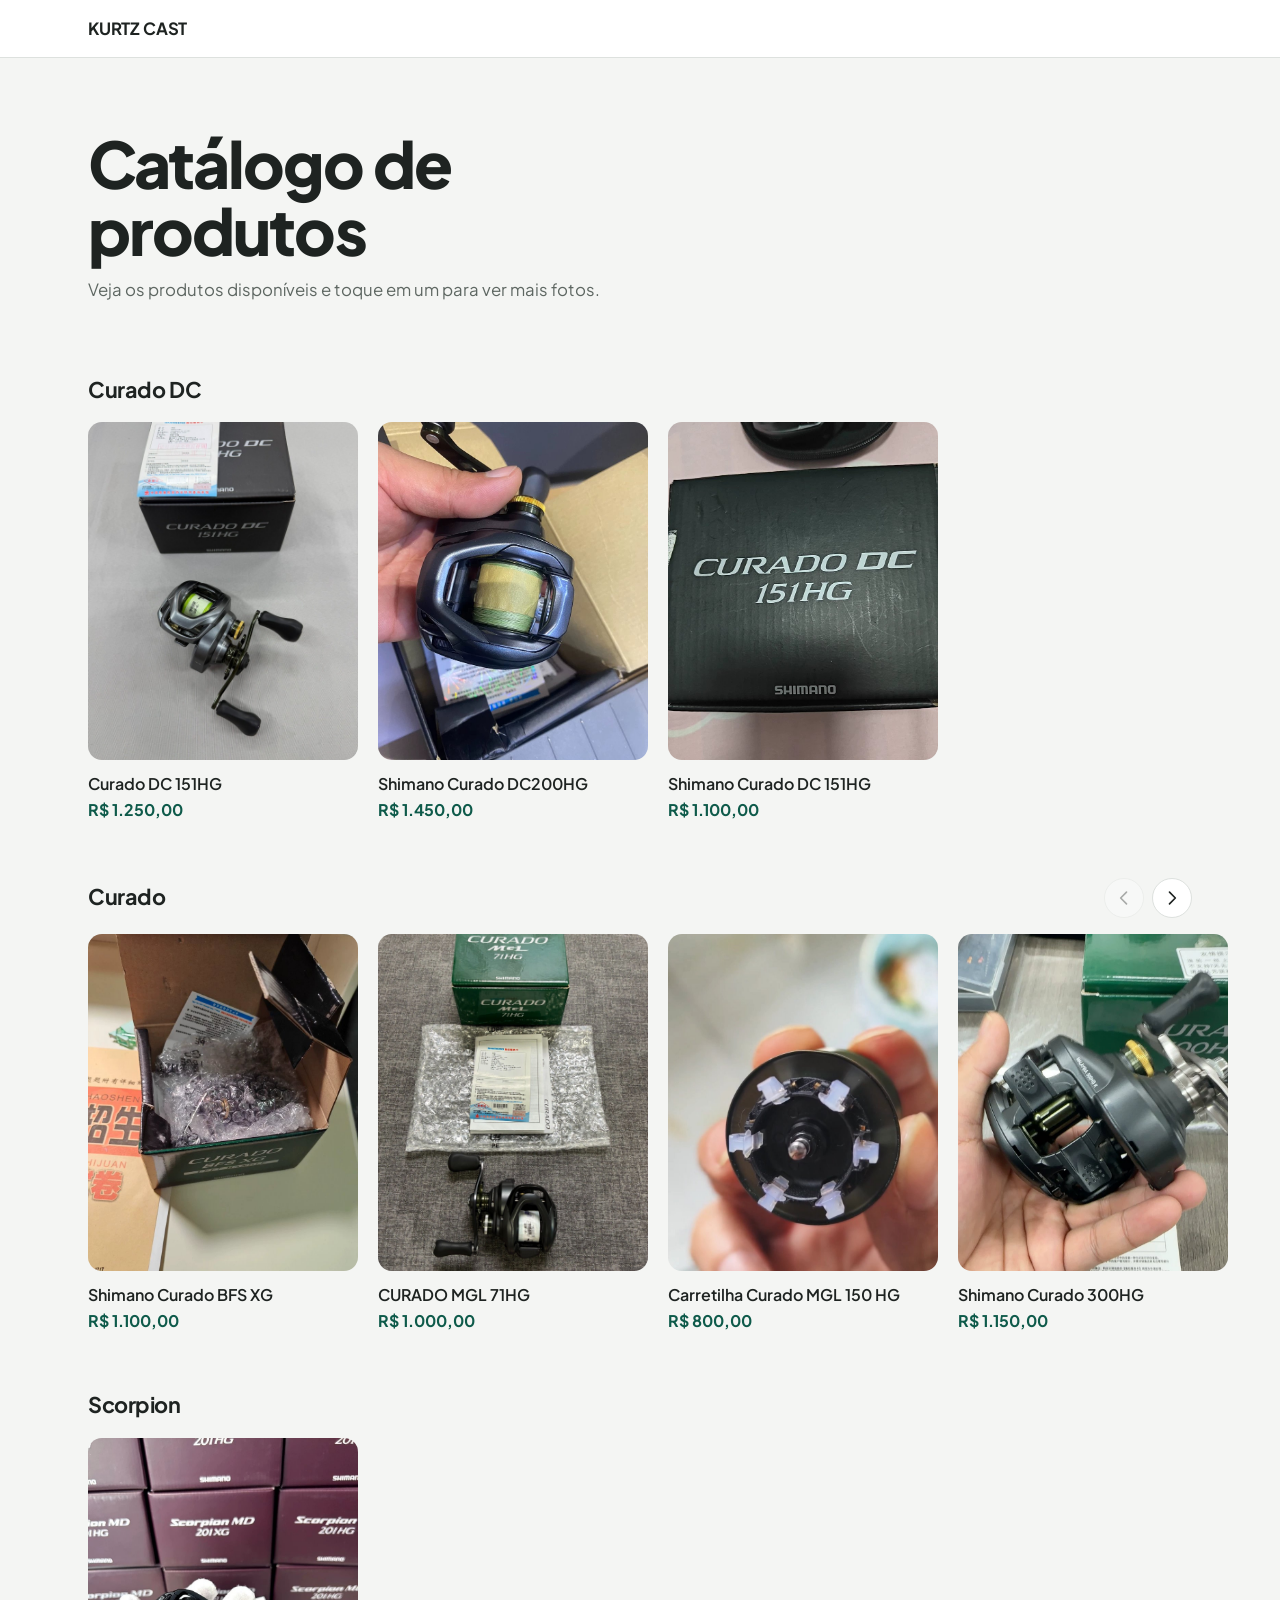
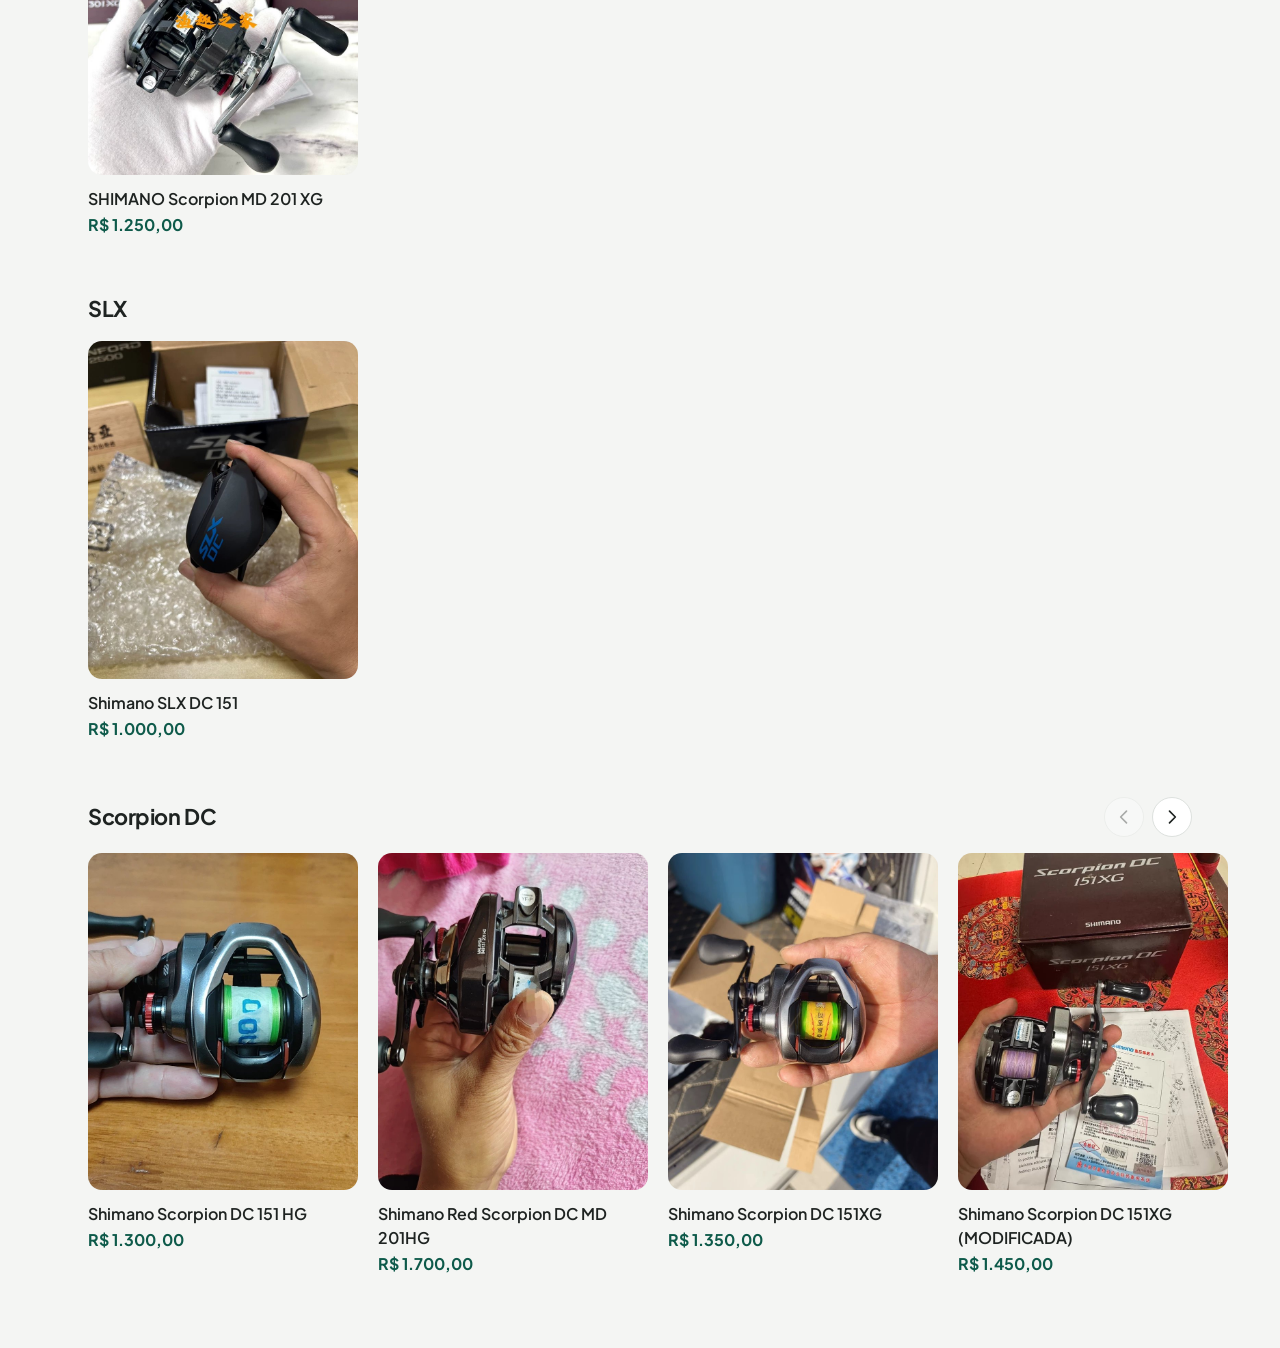
<file: index.html>
<!doctype html>
<html lang="pt-BR">
<head>
  <meta charset="utf-8">
  <meta name="viewport" content="width=device-width, initial-scale=1">
  <title>Catálogo</title>
  <link rel="preconnect" href="https://fonts.googleapis.com">
  <link rel="preconnect" href="https://fonts.gstatic.com" crossorigin>
  <link href="https://fonts.googleapis.com/css2?family=Plus+Jakarta+Sans:wght@500;600;700;800&display=swap" rel="stylesheet">
  <link rel="stylesheet" href="css/style.css">
</head>
<body>
  <header class="cabecalho">
    <div class="conteudo">
      <a class="marca" href="index.html" id="loja-nome">Catálogo</a>
    </div>
  </header>

  <main>
    <section class="hero conteudo">
      <h1 id="loja-titulo"></h1>
      <p id="loja-subtitulo"></p>
    </section>

    <div class="conteudo" id="catalogo">
      <noscript><p>Ative o JavaScript para ver os produtos.</p></noscript>
    </div>
  </main>

  <script src="js/produtos.js"></script>
  <script src="js/comum.js"></script>
  <script src="js/catalogo.js"></script>
</body>
</html>
</file>
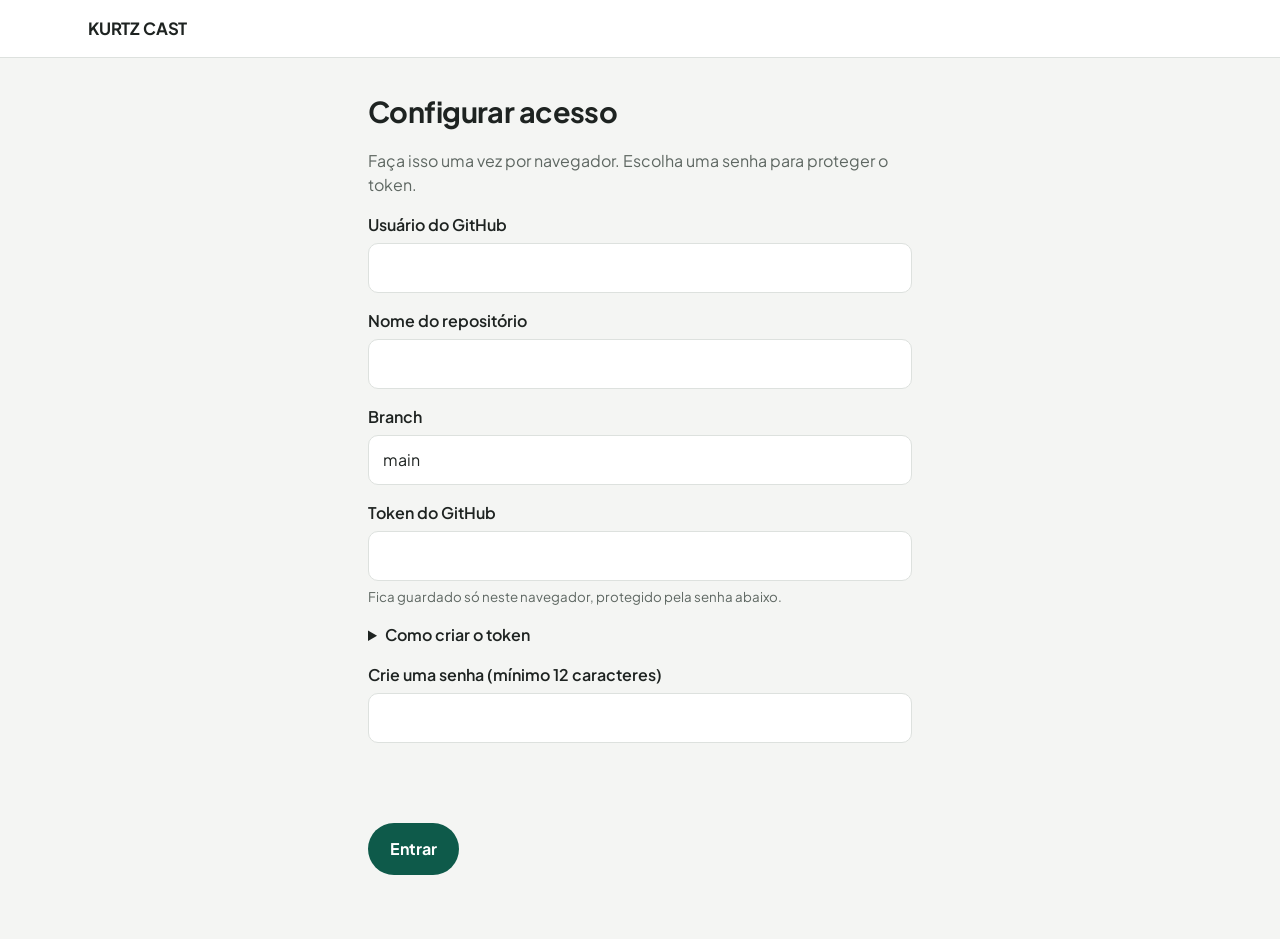
<file: admin.html>
<!doctype html>
<html lang="pt-BR">
<head>
  <meta charset="utf-8">
  <meta name="viewport" content="width=device-width, initial-scale=1">
  <meta name="robots" content="noindex">
  <title>Administração</title>
  <link rel="preconnect" href="https://fonts.googleapis.com">
  <link rel="preconnect" href="https://fonts.gstatic.com" crossorigin>
  <link href="https://fonts.googleapis.com/css2?family=Plus+Jakarta+Sans:wght@500;600;700;800&display=swap" rel="stylesheet">
  <link rel="stylesheet" href="css/style.css">
</head>
<body>
  <header class="cabecalho">
    <div class="conteudo">
      <a class="marca" href="index.html" id="loja-nome">Catálogo</a>
    </div>
  </header>

  <main class="conteudo admin">

    <!-- Tela 1: entrada (primeiro acesso ou senha) -->
    <section id="tela-entrada" hidden>
      <h1 id="entrada-titulo"></h1>
      <p id="entrada-texto"></p>
      <form id="form-entrada">
        <div id="campos-config">
          <div class="campo"><label for="dono">Usuário do GitHub</label><input id="dono" autocomplete="off"></div>
          <div class="campo"><label for="repo">Nome do repositório</label><input id="repo" autocomplete="off"></div>
          <div class="campo"><label for="branch">Branch</label><input id="branch" value="main" autocomplete="off"></div>
          <div class="campo">
            <label for="token">Token do GitHub</label>
            <input id="token" type="password" autocomplete="off">
            <small>Fica guardado só neste navegador, protegido pela senha abaixo.</small>
          </div>
          <details>
            <summary>Como criar o token</summary>
            <ol>
              <li>No GitHub, abra Settings &gt; Developer settings &gt; Personal access tokens &gt; Fine-grained tokens.</li>
              <li>Clique em Generate new token e escolha Only select repositories, marcando só o repositório do catálogo.</li>
              <li>Em Repository permissions, deixe Contents como Read and write.</li>
              <li>Gere o token e cole aqui.</li>
            </ol>
          </details>
        </div>
        <div class="campo">
          <label for="senha" id="rotulo-senha">Senha</label>
          <input id="senha" type="password" autocomplete="current-password" required>
        </div>
        <p id="entrada-erro" class="erro" role="alert"></p>
        <div class="acoes">
          <button class="botao" id="entrar" type="submit">Entrar</button>
          <button class="botao botao-sec" id="reconfigurar" type="button" hidden>Reconfigurar acesso</button>
        </div>
      </form>
    </section>

    <!-- Tela 2: painel -->
    <section id="tela-painel" hidden>
      <h1>Painel</h1>
      <p id="painel-resumo"></p>
      <div class="acoes">
        <button class="botao" id="abrir-form" type="button">Adicionar produto</button>
        <button class="botao botao-sec" id="sair" type="button">Sair</button>
      </div>
      <h2 id="titulo-lista" hidden>Produtos cadastrados</h2>
      <ul id="lista-produtos" class="lista-admin"></ul>
    </section>

    <!-- Tela 3: novo produto -->
    <section id="tela-form" hidden>
      <h1 id="form-titulo">Novo produto</h1>
      <form id="form-produto">
        <div class="campo"><label for="nome">Título</label><input id="nome" maxlength="80" required></div>
        <div class="campo"><label for="descricao">Descrição</label><textarea id="descricao" rows="5" maxlength="1000"></textarea></div>
        <div class="campo">
          <label for="categoria">Categoria</label>
          <input id="categoria" list="lista-categorias" maxlength="40" required>
          <datalist id="lista-categorias"></datalist>
          <small>Escolha uma existente ou digite uma nova.</small>
        </div>
        <div class="campo"><label for="preco">Preço</label><input id="preco" inputmode="decimal" placeholder="89,90" required></div>
        <div class="campo">
          <label for="link">Link do fornecedor</label>
          <input id="link" type="url" placeholder="https://..." autocomplete="off">
          <small>Opcional. Fica criptografado e só aparece aqui no admin, nunca no catálogo.</small>
        </div>
        <div class="campo" id="fotos-atuais" hidden>
          <span class="rotulo">Fotos atuais</span>
          <div class="previa" id="lista-fotos-atuais"></div>
          <small>Marque as fotos que deseja remover. A primeira que sobrar é a capa.</small>
        </div>
        <div class="campo">
          <label for="fotos" id="rotulo-fotos">Fotos</label>
          <input id="fotos" type="file" accept="image/*" multiple required>
          <small>De 1 a 8 fotos. A primeira é a capa do catálogo.</small>
          <div class="previa" id="previa"></div>
        </div>
        <p id="form-status" class="status" role="status"></p>
        <p id="form-erro" class="erro" role="alert"></p>
        <div class="acoes">
          <button class="botao" id="publicar" type="submit">Publicar produto</button>
          <button class="botao botao-sec" id="cancelar" type="button">Cancelar</button>
        </div>
      </form>
    </section>
  </main>

  <script src="js/produtos.js"></script>
  <script src="js/admin.js"></script>
</body>
</html>
</file>
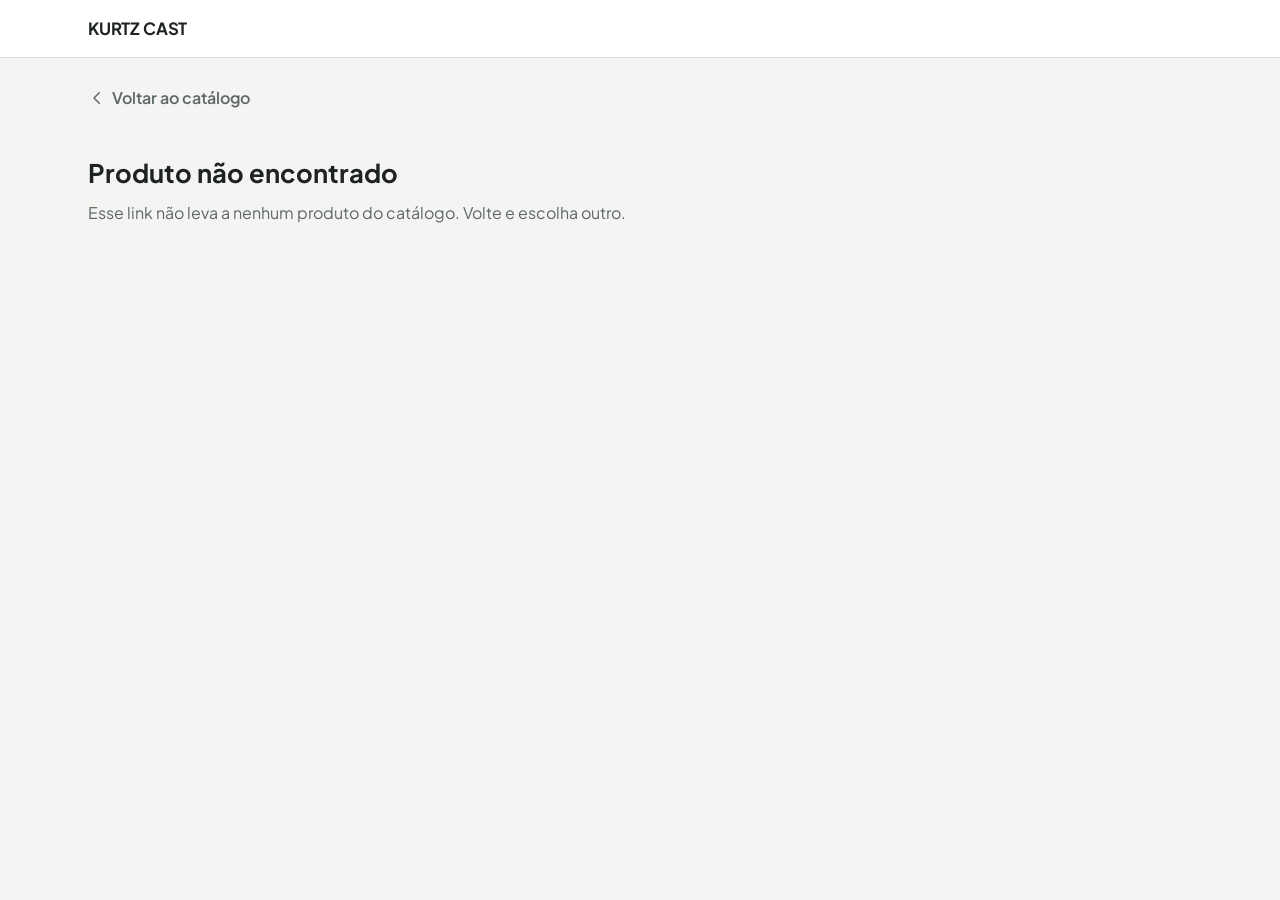
<file: produto.html>
<!doctype html>
<html lang="pt-BR">
<head>
  <meta charset="utf-8">
  <meta name="viewport" content="width=device-width, initial-scale=1">
  <title>Produto</title>
  <link rel="preconnect" href="https://fonts.googleapis.com">
  <link rel="preconnect" href="https://fonts.gstatic.com" crossorigin>
  <link href="https://fonts.googleapis.com/css2?family=Plus+Jakarta+Sans:wght@500;600;700;800&display=swap" rel="stylesheet">
  <link rel="stylesheet" href="css/style.css">
</head>
<body>
  <header class="cabecalho">
    <div class="conteudo">
      <a class="marca" href="index.html" id="loja-nome">Catálogo</a>
    </div>
  </header>

  <main class="conteudo detalhe">
    <a class="voltar" href="index.html" id="voltar">
      <svg viewBox="0 0 24 24" width="18" height="18" aria-hidden="true"><path d="M15 5l-7 7 7 7" fill="none" stroke="currentColor" stroke-width="2" stroke-linecap="round" stroke-linejoin="round"/></svg>
      Voltar ao catálogo
    </a>
    <div id="produto">
      <noscript><p>Ative o JavaScript para ver o produto.</p></noscript>
    </div>
  </main>

  <script src="js/produtos.js"></script>
  <script src="js/comum.js"></script>
  <script src="js/produto.js"></script>
</body>
</html>
</file>
<file: css/style.css>
/* ==========================================================
   Para mudar o visual, altere as variáveis abaixo.
   ========================================================== */
:root {
  --fundo: #F4F5F3;
  --superficie: #FFFFFF;
  --texto: #1E2321;
  --texto-suave: #5E6762;
  --destaque: #0E5A4A;       /* cor do preço e dos destaques */
  --borda: #DDE1DE;
  --foto-vazia: #E3E7E4;
  --ajuste-foto: cover;      /* use "contain" para mostrar a foto inteira, sem cortar */
  --margem: clamp(16px, 4vw, 48px);
  --raio: 14px;
  font-family: "Plus Jakarta Sans", system-ui, -apple-system, "Segoe UI", Roboto, sans-serif;
}

* { box-sizing: border-box; }

[hidden] { display: none !important; }

body {
  margin: 0;
  background: var(--fundo);
  color: var(--texto);
  line-height: 1.5;
  -webkit-font-smoothing: antialiased;
}

img { display: block; max-width: 100%; }
a { color: inherit; }

.conteudo {
  max-width: 1200px;
  margin-inline: auto;
  padding-inline: var(--margem);
}

main { padding-bottom: 64px; }

/* ---------- Cabeçalho ---------- */
.cabecalho {
  background: var(--superficie);
  border-bottom: 1px solid var(--borda);
}
.cabecalho .conteudo { padding-block: 16px; }
.marca {
  font-weight: 700;
  font-size: 1.05rem;
  letter-spacing: -0.01em;
  text-decoration: none;
}

/* ---------- Abertura ---------- */
.hero { padding-block: clamp(32px, 7vw, 72px) clamp(8px, 2vw, 24px); }
.hero h1 {
  margin: 0 0 12px;
  max-width: 14ch;
  font-size: clamp(2.2rem, 6vw, 4rem);
  font-weight: 800;
  line-height: 1.05;
  letter-spacing: -0.03em;
}
.hero p {
  margin: 0;
  max-width: 46ch;
  color: var(--texto-suave);
  font-size: 1.05rem;
}

/* ---------- Categorias e carrossel ---------- */
.categoria { padding-top: clamp(24px, 5vw, 48px); }

.categoria-topo {
  display: flex;
  align-items: center;
  justify-content: space-between;
  gap: 16px;
  margin-bottom: 16px;
}
.categoria h2 {
  margin: 0;
  font-size: 1.35rem;
  letter-spacing: -0.02em;
}

.setas { display: flex; gap: 8px; }

.seta {
  display: grid;
  place-items: center;
  width: 40px;
  height: 40px;
  padding: 0;
  border: 1px solid var(--borda);
  border-radius: 50%;
  background: var(--superficie);
  color: var(--texto);
  cursor: pointer;
}
.seta:disabled { opacity: 0.35; cursor: default; }
.seta:focus-visible,
.miniatura:focus-visible,
.voltar:focus-visible,
.marca:focus-visible,
.slides:focus-visible {
  outline: 3px solid var(--destaque);
  outline-offset: 3px;
}

.trilho {
  display: flex;
  gap: clamp(12px, 2vw, 20px);
  margin: 0 calc(var(--margem) * -1);
  padding: 0 var(--margem) 8px;
  list-style: none;
  overflow-x: auto;
  scroll-snap-type: x proximity;
  scroll-padding-inline: var(--margem);
  scrollbar-width: none;
}
.trilho::-webkit-scrollbar { display: none; }

.item {
  flex: 0 0 clamp(160px, 44vw, 270px);
  scroll-snap-align: start;
}

.produto {
  display: block;
  text-decoration: none;
}
.produto:focus-visible {
  outline: 3px solid var(--destaque);
  outline-offset: 4px;
  border-radius: var(--raio);
}

.foto {
  aspect-ratio: 4 / 5;
  overflow: hidden;
  border-radius: var(--raio);
  background: var(--foto-vazia);
}
.foto img {
  width: 100%;
  height: 100%;
  object-fit: var(--ajuste-foto);
}

.produto h3 {
  margin: 12px 0 2px;
  font-size: 1rem;
  font-weight: 600;
}

.preco {
  margin: 0;
  font-weight: 700;
  color: var(--destaque);
}

/* ---------- Página do produto ---------- */
.detalhe { padding-top: 20px; }

.voltar {
  display: inline-flex;
  align-items: center;
  gap: 6px;
  margin-bottom: 12px;
  padding: 8px 0;
  color: var(--texto-suave);
  font-weight: 600;
  text-decoration: none;
}
.voltar:hover { color: var(--texto); }

.produto-layout { display: grid; gap: 24px; }

.palco { position: relative; }

.slides {
  display: flex;
  overflow-x: auto;
  scroll-snap-type: x mandatory;
  scrollbar-width: none;
  border-radius: var(--raio);
  background: var(--foto-vazia);
}
.slides::-webkit-scrollbar { display: none; }

.slide {
  flex: 0 0 100%;
  aspect-ratio: 4 / 5;
  margin: 0;
  scroll-snap-align: center;
}
.slide img {
  width: 100%;
  height: 100%;
  object-fit: var(--ajuste-foto);
}

.palco .seta {
  position: absolute;
  top: 50%;
  transform: translateY(-50%);
}
.seta-ant { left: 12px; }
.seta-prox { right: 12px; }

.miniaturas {
  display: flex;
  gap: 10px;
  margin-top: 12px;
  padding: 3px;
  overflow-x: auto;
}
.miniatura {
  flex: 0 0 68px;
  aspect-ratio: 1;
  padding: 0;
  overflow: hidden;
  border: 2px solid transparent;
  border-radius: 10px;
  background: var(--foto-vazia);
  cursor: pointer;
}
.miniatura[aria-current="true"] { border-color: var(--destaque); }
.miniatura img {
  width: 100%;
  height: 100%;
  object-fit: cover;
}

.info h1 {
  margin: 0 0 8px;
  font-size: clamp(1.8rem, 4vw, 2.6rem);
  line-height: 1.1;
  letter-spacing: -0.02em;
}
.info .preco { font-size: clamp(1.6rem, 3.5vw, 2.2rem); }

.aviso { padding-block: 24px; }
.aviso h1 { margin: 0 0 8px; font-size: 1.6rem; }
.aviso p { margin: 0; color: var(--texto-suave); }

@media (max-width: 859px) {
  /* No celular a pessoa desliza a foto com o dedo */
  .palco .seta { display: none; }
}

@media (min-width: 860px) {
  .produto-layout {
    grid-template-columns: minmax(0, 1.2fr) minmax(0, 1fr);
    gap: 56px;
    align-items: start;
  }
  .info { position: sticky; top: 32px; }
}

/* ---------- Descrição, WhatsApp e avisos ---------- */
.numero-item { margin: 0 0 4px; color: var(--texto-suave); font-size: 0.9rem; font-weight: 600; }
.descricao { margin: 16px 0 0; max-width: 60ch; color: var(--texto-suave); white-space: pre-line; }
.botao-whatsapp, .botao {
  display: inline-flex; align-items: center; justify-content: center;
  margin-top: 24px; padding: 14px 22px; border: 0; border-radius: 999px;
  background: var(--destaque); color: #fff; font: inherit; font-weight: 700;
  text-decoration: none; cursor: pointer;
}
.botao:disabled { opacity: 0.55; cursor: default; }
.botao-sec { background: transparent; color: var(--texto); border: 1px solid var(--borda); }
.botao-whatsapp:focus-visible, .botao:focus-visible { outline: 3px solid var(--destaque); outline-offset: 3px; }
.aviso-vazio { padding-block: 32px; color: var(--texto-suave); }

/* ---------- Admin ---------- */
.admin { max-width: 640px; padding-top: 32px; }
.admin h1 { margin: 0 0 8px; font-size: 1.8rem; letter-spacing: -0.02em; }
.admin p { color: var(--texto-suave); }
.campo { display: grid; gap: 6px; margin-top: 16px; }
.campo label { font-weight: 600; }
.campo input, .campo textarea {
  width: 100%; padding: 12px 14px; border: 1px solid var(--borda); border-radius: 10px;
  background: var(--superficie); color: var(--texto); font: inherit;
}
.campo input:focus-visible, .campo textarea:focus-visible { outline: 3px solid var(--destaque); outline-offset: 1px; }
.campo small { color: var(--texto-suave); }
.acoes { display: flex; flex-wrap: wrap; gap: 12px; }
.erro { color: #B42318; font-weight: 600; min-height: 1.5em; }
.status { min-height: 1.5em; font-weight: 600; color: var(--destaque); }
.previa { display: flex; flex-wrap: wrap; gap: 8px; margin-top: 8px; }
.previa img { width: 72px; height: 72px; object-fit: cover; border-radius: 10px; }
.admin details { margin-top: 16px; color: var(--texto-suave); }
.admin summary { cursor: pointer; font-weight: 600; color: var(--texto); }
.admin ol { padding-left: 20px; }

.admin h2 { margin: 32px 0 8px; font-size: 1.2rem; }
.lista-admin { margin: 0; padding: 0; list-style: none; }
.lista-admin li {
  display: flex; flex-wrap: wrap; align-items: center; justify-content: space-between;
  gap: 8px 12px; padding: 12px 0; border-bottom: 1px solid var(--borda);
}
.botao-pequeno { margin-top: 0; padding: 8px 14px; font-size: 0.9rem; }
.link-fornecedor { flex-basis: 100%; word-break: break-all; color: var(--texto-suave); }

.acoes-item { display: flex; flex-wrap: wrap; gap: 8px; }
.botao-perigo { color: #B42318; border-color: #B42318; }
.foto-atual { display: grid; justify-items: center; gap: 4px; font-size: 0.85rem; cursor: pointer; }
.foto-atual img { width: 72px; height: 72px; object-fit: cover; border-radius: 10px; }
.campo .rotulo { font-weight: 600; }

.botao-whatsapp { gap: 10px; }
.botao-whatsapp svg { flex: none; }
</file>
